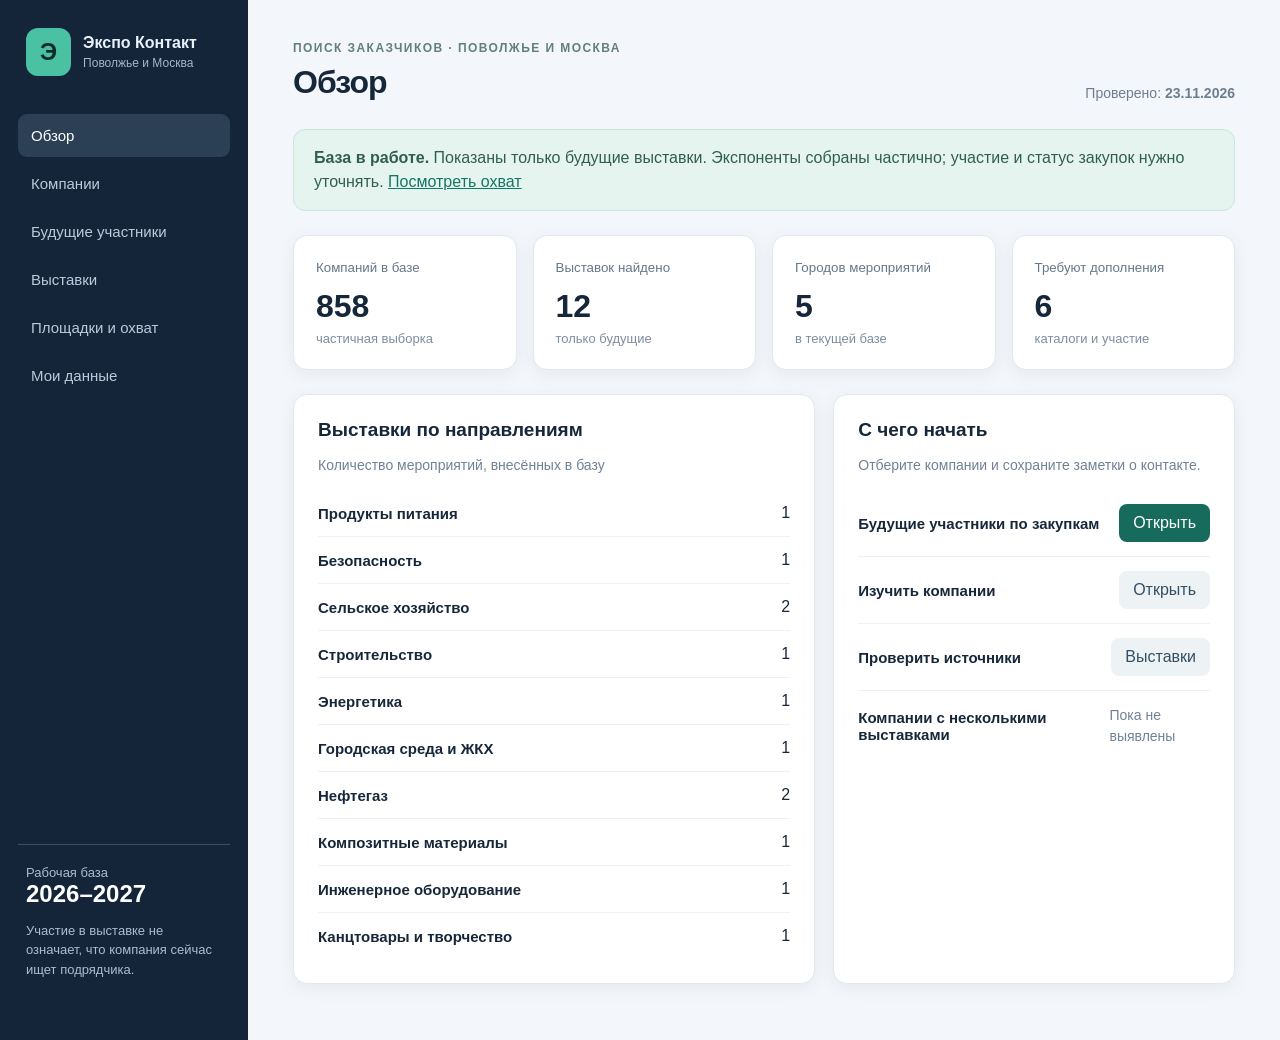
<file: index.html>
<!doctype html><html lang="ru"><head><meta charset="utf-8"><meta name="viewport" content="width=device-width, initial-scale=1"><title>Экспо Контакт — поиск заказчиков</title><link rel="stylesheet" href="style.css"></head><body><div class="layout"><aside><div class="brand"><span class="mark">Э</span><div><b>Экспо Контакт</b><small>Поволжье и Москва</small></div></div><nav id="nav"><button data-page="home" class="active">Обзор</button><button data-page="companies">Компании</button><button data-page="tenders">Будущие участники</button><button data-page="events">Выставки</button><button data-page="coverage">Площадки и охват</button><button data-page="storage">Мои данные</button></nav><div class="aside-note">Рабочая база<br><strong>2026–2027</strong><p>Участие в выставке не означает, что компания сейчас ищет подрядчика.</p></div></aside><main><header><div><span class="eyebrow">ПОИСК ЗАКАЗЧИКОВ · ПОВОЛЖЬЕ И МОСКВА</span><h1 id="title">Обзор</h1></div><span class="date">Проверено: <b id="checked"></b></span></header><div id="app"></div></main></div><dialog id="dialog"><div id="details"></div></dialog><script src="data/data.js"></script><script src="app.js"></script></body></html>
</file>
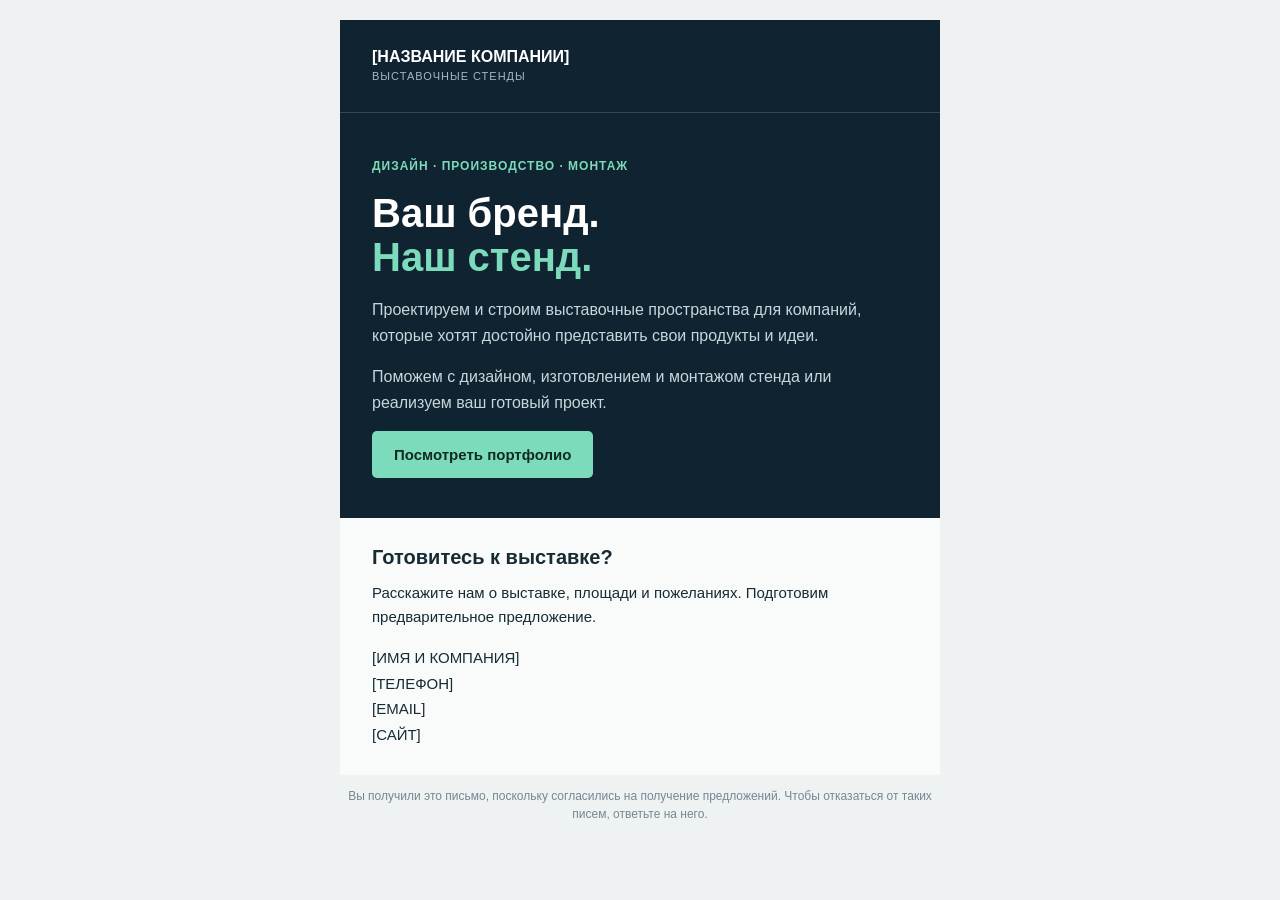
<file: banner-email.html>
<!doctype html><html lang="ru"><head><meta charset="utf-8"><meta name="viewport" content="width=device-width,initial-scale=1"><title>Выставочный стенд для вашей компании</title></head><body style="margin:0;padding:20px 10px;background:#eef2f3;font-family:Arial,sans-serif;color:#172b35"><table role="presentation" cellpadding="0" cellspacing="0" border="0" width="100%"><tr><td align="center"><table role="presentation" cellpadding="0" cellspacing="0" border="0" width="600" style="width:100%;max-width:600px;background:#102330"><tr><td style="padding:28px 32px;border-bottom:1px solid #304853;color:#fff;font-size:16px;font-weight:bold">[НАЗВАНИЕ КОМПАНИИ]<br><span style="color:#a6b8c2;font-size:11px;font-weight:normal;letter-spacing:1px">ВЫСТАВОЧНЫЕ СТЕНДЫ</span></td></tr><tr><td style="padding:46px 32px 40px;color:#ffffff"><div style="color:#7bdbba;font-size:12px;letter-spacing:1px;font-weight:bold">ДИЗАЙН · ПРОИЗВОДСТВО · МОНТАЖ</div><h1 style="font-size:40px;line-height:1.1;margin:18px 0">Ваш бренд.<br><span style="color:#7bdbba">Наш стенд.</span></h1><p style="font-size:16px;line-height:1.6;color:#c7d6db">Проектируем и строим выставочные пространства для компаний, которые хотят достойно представить свои продукты и идеи.</p><p style="font-size:16px;line-height:1.6;color:#c7d6db">Поможем с дизайном, изготовлением и монтажом стенда или реализуем ваш готовый проект.</p><table role="presentation" border="0" cellpadding="0" cellspacing="0"><tr><td style="border-radius:5px;background:#7bdbba"><a href="https://example.com/portfolio" style="display:inline-block;padding:15px 22px;color:#102b25;text-decoration:none;font-size:15px;font-weight:bold">Посмотреть портфолио</a></td></tr></table></td></tr><tr><td style="padding:28px 32px;background:#f8fbfa"><p style="font-size:20px;font-weight:bold;margin:0 0 12px">Готовитесь к выставке?</p><p style="font-size:15px;line-height:1.6;margin:0 0 16px">Расскажите нам о выставке, площади и пожеланиях. Подготовим предварительное предложение.</p><p style="font-size:15px;line-height:1.7;margin:0">[ИМЯ И КОМПАНИЯ]<br>[ТЕЛЕФОН]<br>[EMAIL]<br>[САЙТ]</p></td></tr></table><p style="max-width:600px;color:#768890;font-size:12px;line-height:1.5">Вы получили это письмо, поскольку согласились на получение предложений. Чтобы отказаться от таких писем, ответьте на него.</p></td></tr></table></body></html>
</file>
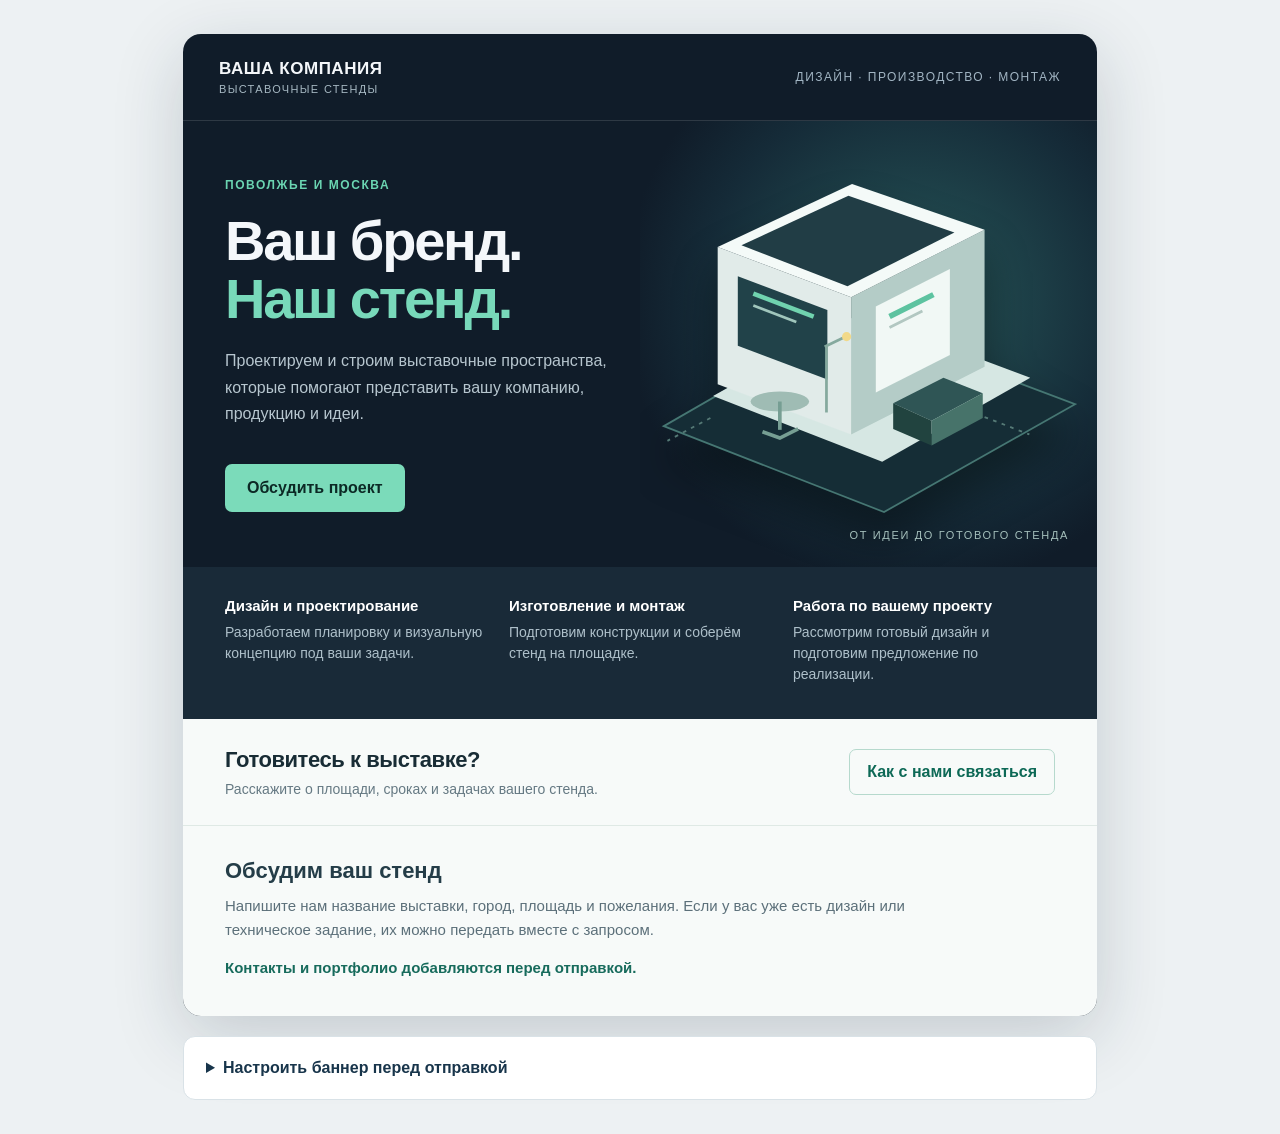
<file: banner.html>
<!doctype html>
<html lang="ru"><head><meta charset="utf-8"><meta name="viewport" content="width=device-width,initial-scale=1"><title>Выставочный стенд под вашу задачу</title><style>
:root{font-family:Arial,sans-serif;color:#f4f7fa;background:#edf1f3}*{box-sizing:border-box}body{margin:0}.wrap{max-width:950px;margin:34px auto;padding:0 18px}.banner{overflow:hidden;border-radius:18px;background:#101c29;box-shadow:0 20px 70px #17293a30}.top{display:flex;align-items:center;justify-content:space-between;padding:25px 36px;border-bottom:1px solid #ffffff20}.brand{font-size:17px;font-weight:800;letter-spacing:.03em}.brand small{display:block;color:#a6b8c2;font-size:11px;font-weight:400;letter-spacing:.12em;margin-top:4px;text-transform:uppercase}.label{font-size:12px;letter-spacing:.12em;color:#a2b5c3;text-transform:uppercase}.hero{display:grid;grid-template-columns:1fr 1fr;min-height:420px}.copy{padding:57px 12px 55px 42px;position:relative;z-index:1}.eyebrow{color:#6bd5b2;text-transform:uppercase;letter-spacing:.13em;font-size:12px;font-weight:700}.copy h1{font-size:clamp(36px,5vw,56px);line-height:1.04;letter-spacing:-.04em;margin:20px 0}.copy h1 span{color:#78d9ba}.copy p{color:#b7c6cf;line-height:1.65;font-size:16px;max-width:410px}.visual{position:relative;display:flex;align-items:center;justify-content:center;background:radial-gradient(circle at 60% 40%,#27585a,#152b38 55%,#101c29 76%);overflow:hidden}.visual svg{width:110%;max-width:500px;filter:drop-shadow(0 28px 22px #0006)}.visual-caption{position:absolute;bottom:26px;right:28px;color:#a5c0bc;font-size:11px;letter-spacing:.15em;text-transform:uppercase}.button{display:inline-block;background:#7bdbba;color:#0c2925;text-decoration:none;padding:15px 22px;border-radius:7px;font-weight:700;margin-top:20px}.button:hover{background:#a0e8cf}.services{padding:30px 42px 34px;background:#192a38;display:grid;grid-template-columns:repeat(3,1fr);gap:22px}.service b{display:block;color:#fff;font-size:15px;margin-bottom:8px}.service p{color:#aec0ca;line-height:1.5;font-size:14px;margin:0}.bottom{display:flex;justify-content:space-between;align-items:center;gap:20px;padding:28px 42px;background:#f7faf9;color:#182c35}.bottom strong{font-size:22px;letter-spacing:-.02em}.bottom p{margin:8px 0 0;color:#657983;font-size:14px}.bottom a{display:inline-block;text-decoration:none;color:#0d6956;font-weight:700;border:1px solid #b6d9cd;border-radius:7px;padding:13px 17px;white-space:nowrap}.tools{color:#4b5f6e;background:#fff;border:1px solid #d9e2e7;border-radius:12px;margin-top:20px;padding:22px}.tools summary{cursor:pointer;font-weight:700;color:#18354b}.tools p{font-size:14px;line-height:1.5}.form{display:grid;grid-template-columns:1fr 1fr;gap:12px}.form label{display:grid;gap:5px;font-size:13px}.form input{padding:10px;border:1px solid #cad9de;border-radius:6px;font:inherit}.form .full{grid-column:1/-1}.tools button{background:#176b5c;color:#fff;border:0;padding:11px 14px;border-radius:6px;margin-top:14px;font:inherit;cursor:pointer}.tools .muted{font-size:12px;color:#72818a}.details{padding:32px 42px 36px;background:#f7faf9;color:#243d48;border-top:1px solid #dfe9e5}.details h2{font-size:22px;margin:0 0 10px}.details p{font-size:15px;color:#5c707a;line-height:1.6;margin:0;max-width:720px}.contact-line{margin-top:14px!important;font-weight:700;color:#176b5c!important}@media(max-width:650px){.wrap{padding:0;margin:0}.banner{border-radius:0}.top{padding:22px}.hero{grid-template-columns:1fr}.copy{padding:45px 24px 10px}.copy h1{font-size:40px}.visual{min-height:280px}.services{grid-template-columns:1fr;padding:28px 24px;gap:20px}.bottom{padding:26px 24px;display:block}.bottom a{margin-top:18px}.details{padding:26px 24px}.tools{margin:16px}.form{grid-template-columns:1fr}.form .full{grid-column:auto}}
</style></head><body><div class="wrap"><article class="banner"><div class="top"><div class="brand" id="brand">ВАША КОМПАНИЯ<small>выставочные стенды</small></div><div class="label">Дизайн · Производство · Монтаж</div></div><section class="hero"><div class="copy"><div class="eyebrow" id="event-label">Поволжье и Москва</div><h1>Ваш бренд.<br><span>Наш стенд.</span></h1><p>Проектируем и строим выставочные пространства, которые помогают представить вашу компанию, продукцию и идеи.</p><a class="button" href="#details">Обсудить проект</a></div><div class="visual" aria-hidden="true"><svg viewBox="0 0 500 420" xmlns="http://www.w3.org/2000/svg"><path d="M26 300 267 394 476 276 229 183Z" fill="#152d36" stroke="#467773" stroke-width="2"/><path d="m80 267 185 72 162-92-187-70Z" fill="#d6e7e3"/><path d="M85 254V104l146 55v150Z" fill="#e1ebe9"/><path d="M231 159 377 85v150l-146 74Z" fill="#b4ccc7"/><path d="m85 104 147-69 145 50-146 74Z" fill="#f4faf8"/><path d="m111 102 117-54 116 40-117 59Z" fill="#213d45"/><path d="M107 136 205 173v76l-98-37Z" fill="#214249"/><path d="M124 155 190 180" stroke="#70d3af" stroke-width="5"/><path d="M124 168 171 186" stroke="#a0c6bc" stroke-width="3"/><path d="m258 169 81-41v94l-81 41Z" fill="#f1f8f5"/><path d="m273 180 48-24" stroke="#5dc3a0" stroke-width="6"/><path d="m273 192 36-18" stroke="#b2c7c1" stroke-width="3"/><path d="m277 275 55-28 43 17-56 30Z" fill="#2f5555"/><path d="m277 275 42 19v27l-42-18Z" fill="#21433f"/><path d="m319 294 56-30v27l-56 30Z" fill="#47736a"/><ellipse cx="153" cy="273" rx="32" ry="11" fill="#9fbcb4"/><path d="M153 273v31" stroke="#769e93" stroke-width="4"/><path d="m134 306 19 7 20-10" fill="none" stroke="#769e93" stroke-width="4"/><path d="M204 213v72" stroke="#85a99e" stroke-width="3"/><path d="m202 213 21-10" stroke="#85a99e" stroke-width="3"/><circle cx="226" cy="202" r="5" fill="#f2d989"/><path d="M77 291 30 316M377 290l49 19" stroke="#557a76" stroke-width="2" stroke-dasharray="4 6"/></svg><div class="visual-caption">От идеи до готового стенда</div></div></section><section class="services"><div class="service"><b>Дизайн и проектирование</b><p>Разработаем планировку и визуальную концепцию под ваши задачи.</p></div><div class="service"><b>Изготовление и монтаж</b><p>Подготовим конструкции и соберём стенд на площадке.</p></div><div class="service"><b>Работа по вашему проекту</b><p>Рассмотрим готовый дизайн и подготовим предложение по реализации.</p></div></section><section class="bottom"><div><strong>Готовитесь к выставке?</strong><p>Расскажите о площади, сроках и задачах вашего стенда.</p></div><a href="#details">Как с нами связаться</a></section><section id="details" class="details"><h2>Обсудим ваш стенд</h2><p>Напишите нам название выставки, город, площадь и пожелания. Если у вас уже есть дизайн или техническое задание, их можно передать вместе с запросом.</p><p class="contact-line" id="contacts">Контакты и портфолио добавляются перед отправкой.</p></section></article><details class="tools"><summary>Настроить баннер перед отправкой</summary><p>Укажите ваши данные. Они сохраняются только в этом браузере и не передаются получателям ссылки автоматически.</p><div class="form"><label>Название компании<input id="company" placeholder="Название компании"></label><label>Выставка или город<input id="exhibition" placeholder="Например: Казань · ТЕМП"></label><label>Телефон<input id="phone" placeholder="+7 ..."></label><label>Email<input id="email" type="email" placeholder="mail@company.ru"></label><label class="full">Ссылка на портфолио<input id="portfolio" type="url" placeholder="https://..."></label></div><button id="save">Применить</button> <button id="copy" type="button">Скопировать текст письма</button><p class="muted">HTML-баннер для письма: <a href="banner-email.html" download>скачать шаблон</a>. Контакты в файле нужно заменить перед отправкой.</p><p id="message" aria-live="polite"></p></details></div><script>
const ids=['company','exhibition','phone','email','portfolio'];let data={};try{data=JSON.parse(localStorage.getItem('expo-banner-config')||'{}')}catch{};for(const id of ids)document.getElementById(id).value=data[id]||'';function render(){document.querySelector('#brand').firstChild.textContent=(data.company||'ВАША КОМПАНИЯ');document.querySelector('#event-label').textContent=data.exhibition||'Поволжье и Москва';let links=[];if(data.phone)links.push('Телефон: '+data.phone);if(data.email)links.push('Email: '+data.email);const c=document.querySelector('#contacts');c.textContent=links.join(' · ')||'Контакты и портфолио добавляются перед отправкой.';if(data.portfolio){try{let u=new URL(data.portfolio);if(['https:','http:'].includes(u.protocol)){let a=document.createElement('a');a.href=u.href;a.target='_blank';a.rel='noopener noreferrer';a.textContent='Портфолио';a.style.marginLeft='12px';c.appendChild(a)}}catch{}}}render();document.querySelector('#save').onclick=()=>{for(const id of ids)data[id]=document.getElementById(id).value.trim();localStorage.setItem('expo-banner-config',JSON.stringify(data));render();document.querySelector('#message').textContent='Данные применены на этом устройстве.'};document.querySelector('#copy').onclick=async()=>{let t=`Здравствуйте!\n\nМы проектируем и строим выставочные стенды. Поможем с дизайном, изготовлением и монтажом или реализуем готовый проект.\n\nЕсли вы планируете участие в выставке, сообщите площадь и ваши пожелания — подготовим предварительное предложение.\n\n${data.company||'[Компания]'}\n${data.phone||'[Телефон]'}\n${data.email||'[Email]'}\n${data.portfolio||'[Ссылка на портфолио]'}`;try{await navigator.clipboard.writeText(t);document.querySelector('#message').textContent='Текст скопирован.'}catch{document.querySelector('#message').textContent='Не удалось скопировать. Разрешите доступ к буферу обмена.'}};
</script></body></html>
</file>
<file: style.css>
:root{font-family:Inter,'Segoe UI',sans-serif;color:#17273a;background:#f3f6fa;font-size:16px}*{box-sizing:border-box}body{margin:0}.layout{display:flex;min-height:100vh}aside{width:248px;background:#14253a;color:#eaf1fa;padding:28px 18px;display:flex;flex-direction:column;flex-shrink:0}.brand{display:flex;gap:12px;align-items:center;margin:0 8px 38px}.brand small{display:block;color:#a6b5c7;margin-top:4px;font-size:12px}.mark{background:#49c1a2;color:#102b29;border-radius:12px;padding:10px 14px;font-size:24px;font-weight:800}nav{display:grid;gap:5px}nav button{border:0;background:transparent;color:#bbcada;text-align:left;font-size:15px;padding:13px;border-radius:9px;cursor:pointer}nav button.active,nav button:hover{background:#2b4055;color:white}.aside-note{margin-top:auto;border-top:1px solid #3a4e60;padding:20px 8px;color:#aabccf;font-size:13px}.aside-note strong{font-size:24px;color:white}.aside-note p{line-height:1.5}main{padding:38px 45px;min-width:0;flex:1;max-width:1700px}header{display:flex;justify-content:space-between;align-items:end;margin-bottom:28px}.eyebrow{font-size:12px;letter-spacing:.12em;color:#628078;font-weight:700}h1{font-size:32px;margin:8px 0 0;letter-spacing:-.03em}.date{font-size:14px;color:#6d7e8e}.notice{background:#e5f4ee;border:1px solid #c9e7d9;padding:16px 20px;border-radius:12px;color:#315e52;line-height:1.5;margin-bottom:24px}.metrics{display:grid;grid-template-columns:repeat(4,1fr);gap:16px;margin-bottom:24px}.card,.panel{background:white;border:1px solid #e1e8ef;border-radius:14px;box-shadow:0 4px 18px #1d3f5910}.card{padding:22px}.card small{color:#65778a}.card b{display:block;font-size:32px;margin:12px 0 4px}.card span{font-size:13px;color:#7e8e9e}.grid{display:grid;grid-template-columns:1.3fr 1fr;gap:18px}.panel{padding:24px;margin-bottom:18px}.panel h2{font-size:19px;margin:0 0 8px}.muted{color:#718295;font-size:14px;line-height:1.5}.row{display:flex;justify-content:space-between;gap:16px;border-bottom:1px solid #edf1f5;padding:14px 0;align-items:center}.row:last-child{border:0}.row b{font-size:15px}.badge{display:inline-block;background:#edf4f3;color:#3e7162;padding:5px 9px;border-radius:6px;font-size:12px;white-space:nowrap}.warn{background:#fff2dc;color:#926116}.toolbar{display:flex;gap:10px;flex-wrap:wrap;margin:20px 0}input,select,textarea{font:inherit;border:1px solid #d8e2eb;border-radius:8px;background:white;padding:10px;color:#213446}input[type=search]{min-width:240px;flex:1}button.action,.link{background:#176b5c;color:white;border:0;border-radius:8px;padding:10px 14px;cursor:pointer;font:inherit}button.secondary{background:#edf2f5;color:#344f62}.table-wrap{overflow:auto}table{border-collapse:collapse;width:100%;text-align:left;min-width:740px}th{font-size:12px;text-transform:uppercase;letter-spacing:.05em;color:#788999}td,th{padding:14px 12px;border-bottom:1px solid #edf1f5;vertical-align:top}td{font-size:14px}td button{background:none;border:0;padding:0;color:#176b5c;font-size:15px;font-weight:700;text-align:left;cursor:pointer}a{color:#147664}dialog{border:0;border-radius:16px;max-width:700px;width:calc(100% - 30px);padding:28px;box-shadow:0 20px 70px #14253a66}dialog::backdrop{background:#101e30aa}.close{float:right;border:0;background:#eff3f5;border-radius:7px;padding:8px;cursor:pointer}.formgrid{display:grid;grid-template-columns:1fr 1fr;gap:15px}.formgrid label{display:grid;gap:6px;font-size:14px;color:#5c6f80}textarea{width:100%;min-height:95px;resize:vertical}.full{grid-column:1/-1}.list{padding-left:18px;line-height:1.8}@media(max-width:850px){aside{width:100%;padding:15px}.layout{display:block}.brand{margin:0 0 12px}nav{display:flex;overflow:auto}nav button{white-space:nowrap}.aside-note{display:none}main{padding:25px 16px}.metrics{grid-template-columns:repeat(2,1fr)}.grid{grid-template-columns:1fr}header{align-items:start;gap:15px}.date{font-size:12px}.formgrid{grid-template-columns:1fr}.full{grid-column:auto}}
</file>
